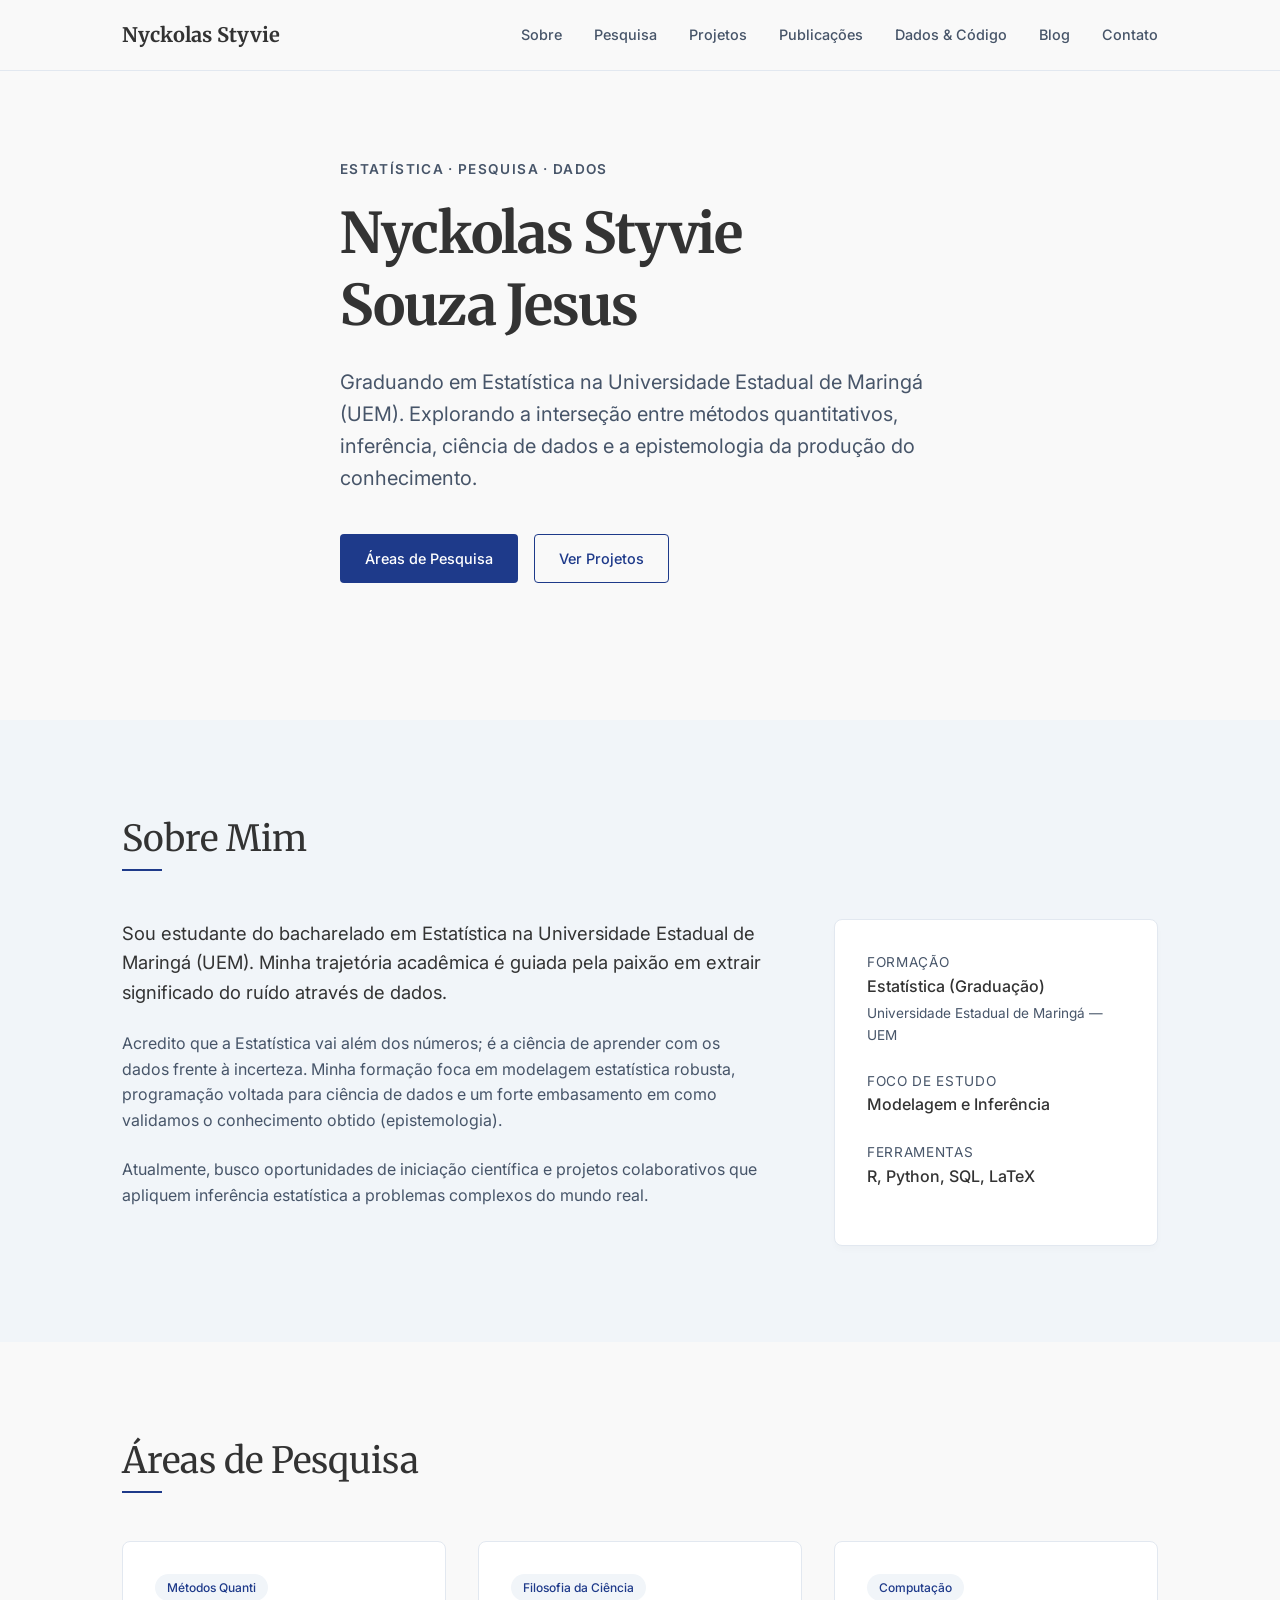
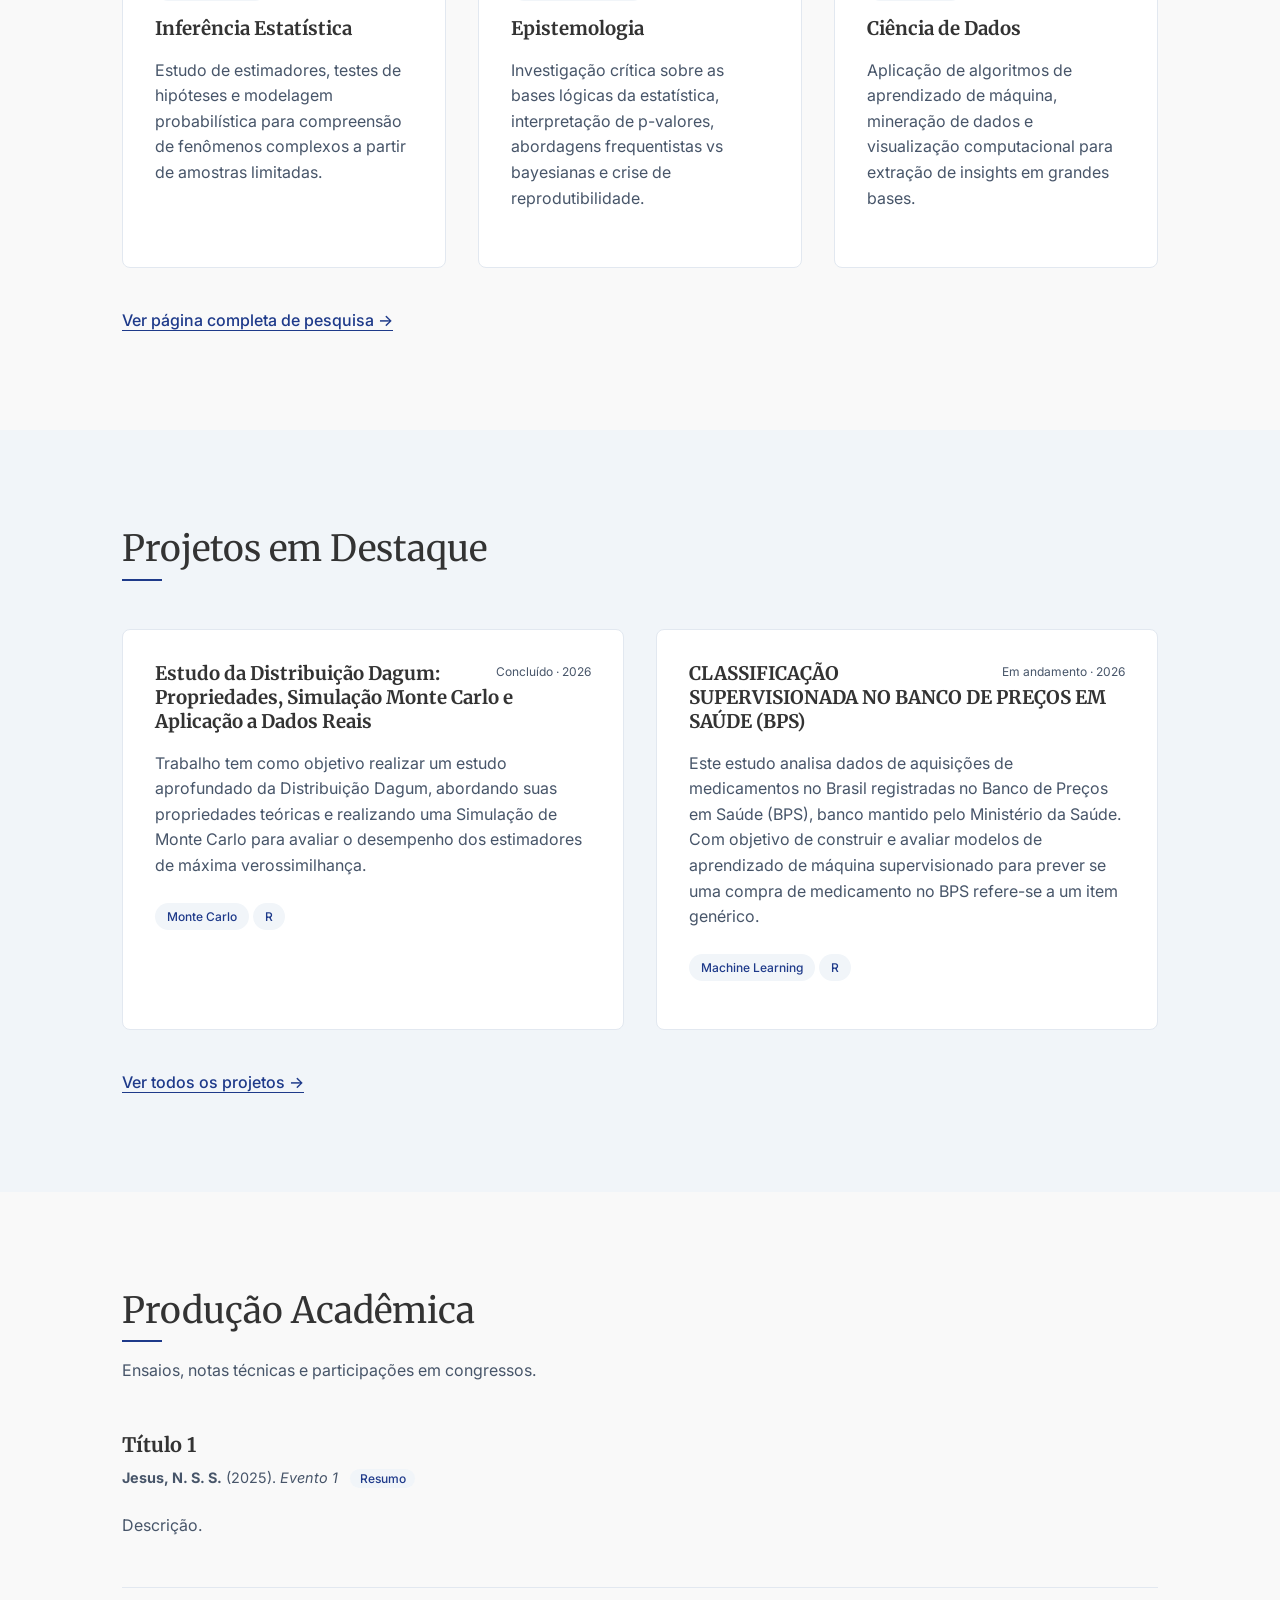
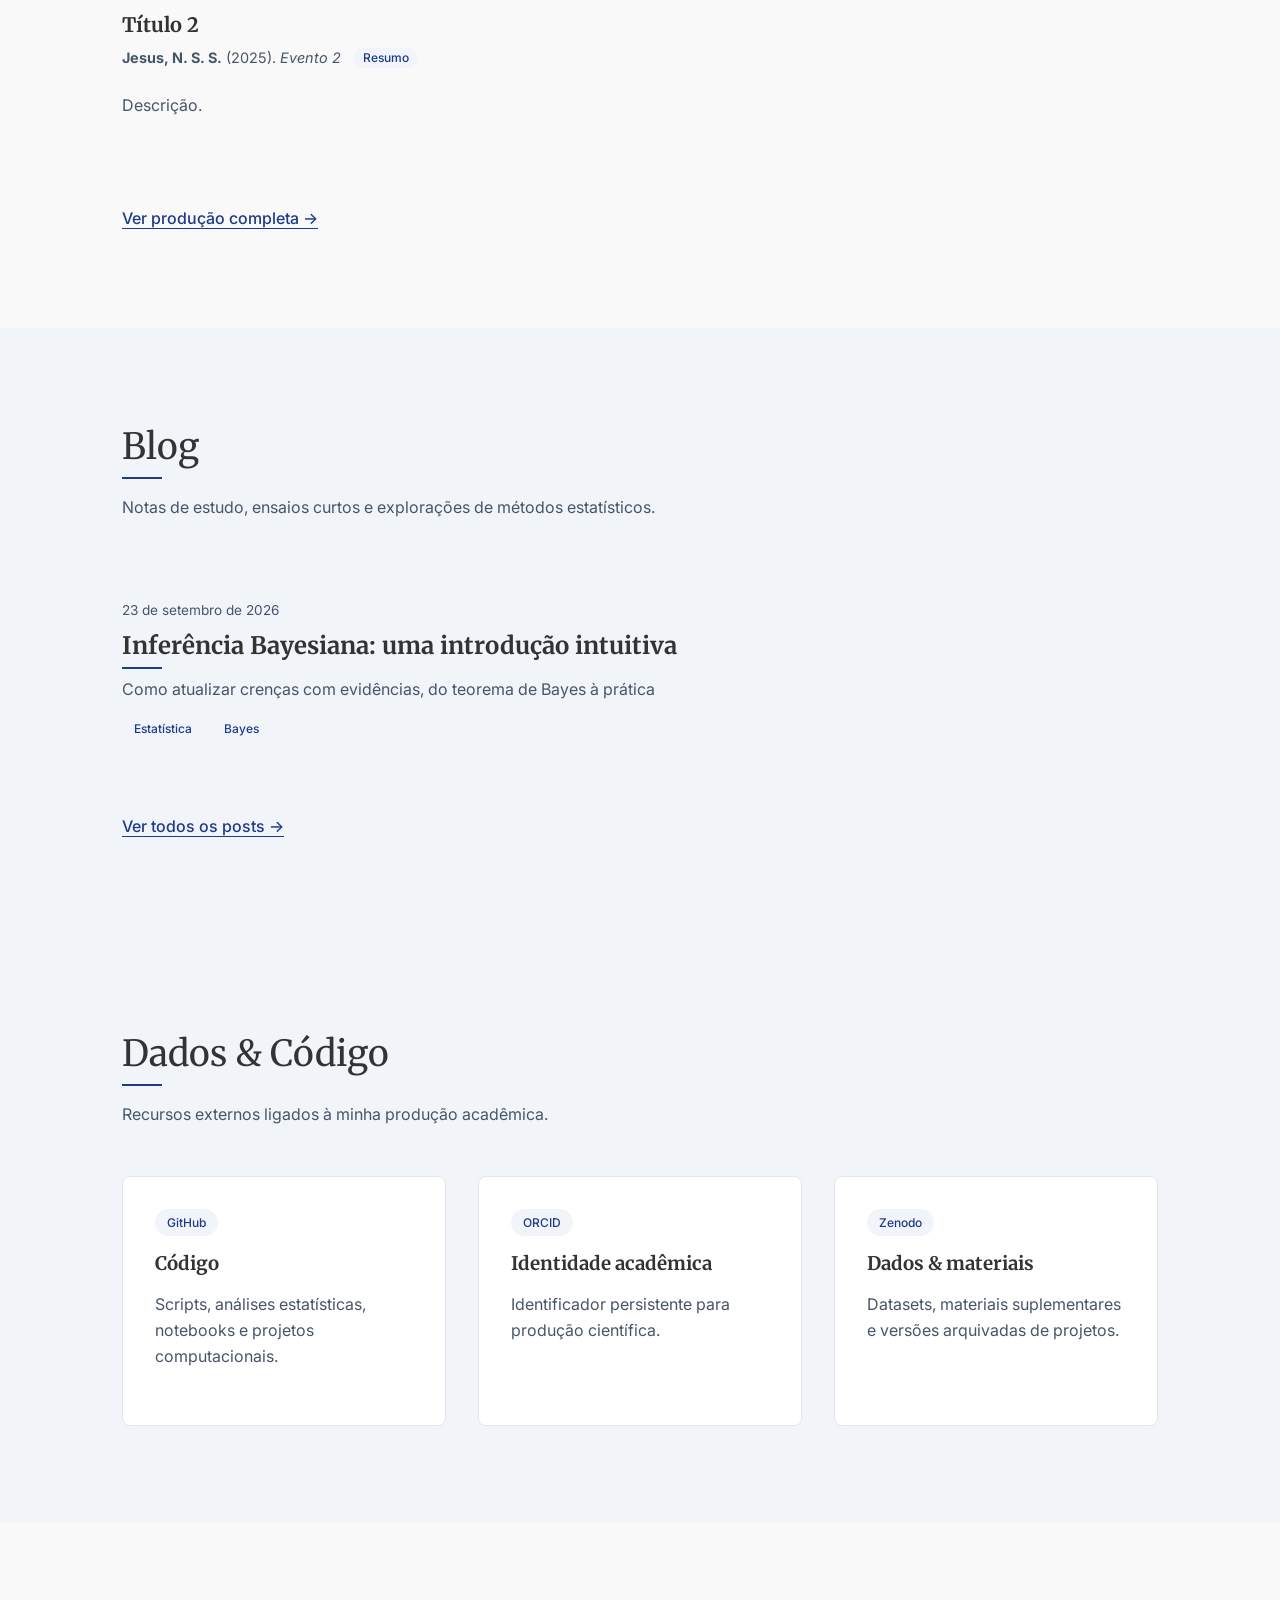
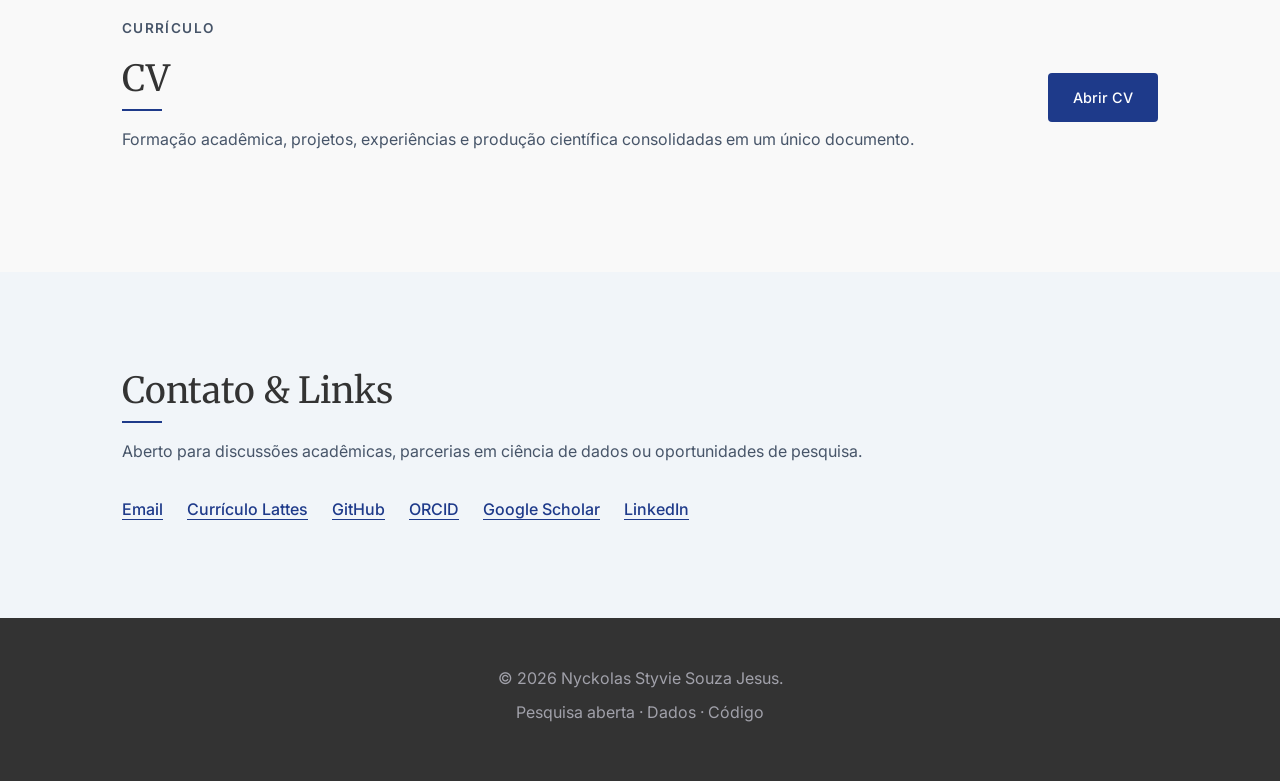
<file: index.html>
<!DOCTYPE html>
<html lang="pt-BR">
<head>
    <meta charset="UTF-8">
    <meta name="viewport" content="width=device-width, initial-scale=1.0">
    <meta name="description" content="Portfólio acadêmico de Nyckolas Styvie Souza Jesus — Estatística, pesquisa, dados e epistemologia.">
    <meta name="author" content="Nyckolas Styvie Souza Jesus">
    <title>Nyckolas Styvie — Pesquisa & Estatística</title>

    <link rel="preconnect" href="https://fonts.googleapis.com">
    <link rel="preconnect" href="https://fonts.gstatic.com" crossorigin>
    <link href="https://fonts.googleapis.com/css2?family=Inter:wght@300;400;500;600&family=Merriweather:ital,wght@0,300;0,400;0,700;1,300&display=swap" rel="stylesheet">

    <link rel="stylesheet" href="src/css/style.css">
    <link rel="stylesheet" href="src/css/responsive.css">
</head>
<body>

    <header class="header">
        <div class="container navbar">
            <a href="#inicio" class="logo">Nyckolas Styvie</a>

            <button class="menu-toggle" aria-label="Abrir menu" aria-expanded="false" id="mobile-menu-btn">
                ☰
            </button>

            <ul class="nav-links" id="nav-menu">
                <li><a href="#sobre">Sobre</a></li>
                <li><a href="#pesquisa">Pesquisa</a></li>
                <li><a href="#projetos">Projetos</a></li>
                <li><a href="#publicacoes">Publicações</a></li>
                <li><a href="#dados">Dados &amp; Código</a></li>
                <li><a href="blog/">Blog</a></li>
                <li><a href="#contato">Contato</a></li>
            </ul>
        </div>
    </header>

    <main>
        <!-- HERO -->
        <section id="inicio" class="hero">
            <div class="container">
                <p class="eyebrow">Estatística · Pesquisa · Dados</p>
                <h1>Nyckolas Styvie<br>Souza Jesus</h1>
                <p class="hero-desc">
                    Graduando em Estatística na Universidade Estadual de Maringá (UEM).
                    Explorando a interseção entre métodos quantitativos, inferência,
                    ciência de dados e a epistemologia da produção do conhecimento.
                </p>
                <div class="hero-links">
                    <a href="research/" class="btn btn-primary">Áreas de Pesquisa</a>
                    <a href="#projetos" class="btn btn-secondary">Ver Projetos</a>
                </div>
            </div>
        </section>

        <!-- SOBRE -->
        <section id="sobre" class="section section-alt">
            <div class="container">
                <h2>Sobre Mim</h2>

                <div class="about-grid">
                    <div>
                        <p class="lead">
                            Sou estudante do bacharelado em Estatística na Universidade
                            Estadual de Maringá (UEM). Minha trajetória acadêmica é guiada
                            pela paixão em extrair significado do ruído através de dados.
                        </p>
                        <p>
                            Acredito que a Estatística vai além dos números; é a ciência de
                            aprender com os dados frente à incerteza. Minha formação foca em
                            modelagem estatística robusta, programação voltada para ciência de
                            dados e um forte embasamento em como validamos o conhecimento
                            obtido (epistemologia).
                        </p>
                        <p>
                            Atualmente, busco oportunidades de iniciação científica e projetos
                            colaborativos que apliquem inferência estatística a problemas
                            complexos do mundo real.
                        </p>
                    </div>

                    <aside class="academic-facts">
                        <div>
                            <span>Formação</span>
                            <strong>Estatística (Graduação)</strong>
                            <p style="font-size: 0.85rem; margin-top:0.25rem;">Universidade Estadual de Maringá — UEM</p>
                        </div>
                        <div>
                            <span>Foco de Estudo</span>
                            <strong>Modelagem e Inferência</strong>
                        </div>
                        <div>
                            <span>Ferramentas</span>
                            <strong>R, Python, SQL, LaTeX</strong>
                        </div>
                    </aside>
                </div>
            </div>
        </section>

        <!-- PESQUISA -->
        <section id="pesquisa" class="section">
            <div class="container">
                <h2>Áreas de Pesquisa</h2>

                <div class="grid-cards">
                    <article class="card">
                        <span class="card-tag">Métodos Quanti</span>
                        <h3>Inferência Estatística</h3>
                        <p>
                            Estudo de estimadores, testes de hipóteses e modelagem
                            probabilística para compreensão de fenômenos complexos a
                            partir de amostras limitadas.
                        </p>
                    </article>

                    <article class="card">
                        <span class="card-tag">Filosofia da Ciência</span>
                        <h3>Epistemologia</h3>
                        <p>
                            Investigação crítica sobre as bases lógicas da estatística,
                            interpretação de p-valores, abordagens frequentistas vs
                            bayesianas e crise de reprodutibilidade.
                        </p>
                    </article>

                    <article class="card">
                        <span class="card-tag">Computação</span>
                        <h3>Ciência de Dados</h3>
                        <p>
                            Aplicação de algoritmos de aprendizado de máquina, mineração de
                            dados e visualização computacional para extração de insights em
                            grandes bases.
                        </p>
                    </article>
                </div>

                <div class="section-action">
                    <a href="research/" class="text-link">Ver página completa de pesquisa →</a>
                </div>
            </div>
        </section>

        <!-- PROJETOS -->
        <section id="projetos" class="section section-alt">
            <div class="container">
                <h2>Projetos em Destaque</h2>

                <div id="projects-container" class="grid-cards" data-limit="3"></div>

                <div class="section-action">
                    <a href="projects/" class="text-link">Ver todos os projetos →</a>
                </div>
            </div>
        </section>

        <!-- PUBLICAÇÕES -->
        <section id="publicacoes" class="section">
            <div class="container">
                <h2>Produção Acadêmica</h2>
                <p>Ensaios, notas técnicas e participações em congressos.</p>

                <div id="publications-container" class="pub-list" data-limit="5"></div>

                <div class="section-action">
                    <a href="publications/" class="text-link">Ver produção completa →</a>
                </div>
            </div>
        </section>


        <!-- BLOG -->
        <section id="blog" class="section section-alt">
            <div class="container">
                <h2>Blog</h2>
                <p>Notas de estudo, ensaios curtos e explorações de métodos estatísticos.</p>

                <div id="blog-container" class="post-list" data-limit="3"></div>

                <div class="section-action">
                    <a href="blog/" class="text-link">Ver todos os posts →</a>
                </div>
            </div>
        </section>

        <!-- DADOS & CÓDIGO -->
        <section id="dados" class="section section-alt">
            <div class="container">
                <h2>Dados &amp; Código</h2>
                <p>Recursos externos ligados à minha produção acadêmica.</p>

                <div class="code-grid">
                    <a href="https://github.com/" class="card" target="_blank" rel="noopener">
                        <span class="card-tag">GitHub</span>
                        <h3>Código</h3>
                        <p>
                            Scripts, análises estatísticas, notebooks e projetos
                            computacionais.
                        </p>
                    </a>

                    <a href="https://orcid.org/" class="card" target="_blank" rel="noopener">
                        <span class="card-tag">ORCID</span>
                        <h3>Identidade acadêmica</h3>
                        <p>
                            Identificador persistente para produção científica.
                        </p>
                    </a>

                    <a href="https://zenodo.org/" class="card" target="_blank" rel="noopener">
                        <span class="card-tag">Zenodo</span>
                        <h3>Dados &amp; materiais</h3>
                        <p>
                            Datasets, materiais suplementares e versões arquivadas
                            de projetos.
                        </p>
                    </a>
                </div>
            </div>
        </section>

        <!-- CV -->
        <section class="section">
            <div class="container cv-section">
                <div>
                    <p class="eyebrow">Currículo</p>
                    <h2>CV</h2>
                    <p>
                        Formação acadêmica, projetos, experiências e produção
                        científica consolidadas em um único documento.
                    </p>
                </div>
                <a href="src/documents/cv.pdf" class="btn btn-primary" target="_blank">Abrir CV</a>
            </div>
        </section>

        <!-- CONTATO -->
        <section id="contato" class="section section-alt">
            <div class="container">
                <h2>Contato &amp; Links</h2>
                <p>Aberto para discussões acadêmicas, parcerias em ciência de dados ou oportunidades de pesquisa.</p>

                <div class="contact-links">
                    <a href="mailto:SEU_EMAIL_AQUI">Email</a>
                    <a href="https://lattes.cnpq.br/" target="_blank" rel="noopener">Currículo Lattes</a>
                    <a href="https://github.com/" target="_blank" rel="noopener">GitHub</a>
                    <a href="https://orcid.org/" target="_blank" rel="noopener">ORCID</a>
                    <a href="https://scholar.google.com/" target="_blank" rel="noopener">Google Scholar</a>
                    <a href="https://www.linkedin.com/" target="_blank" rel="noopener">LinkedIn</a>
                </div>
            </div>
        </section>
    </main>

    <footer class="footer">
        <div class="container">
            <p>&copy; <span id="current-year"></span> Nyckolas Styvie Souza Jesus.</p>
            <p>Pesquisa aberta · Dados · Código</p>
        </div>
    </footer>

    <script src="src/js/main.js"></script>
    <script src="src/js/projects.js"></script>
    <script src="src/js/publications.js"></script>
    <script src="src/js/blog.js"></script>
</body>
</html>
</file>
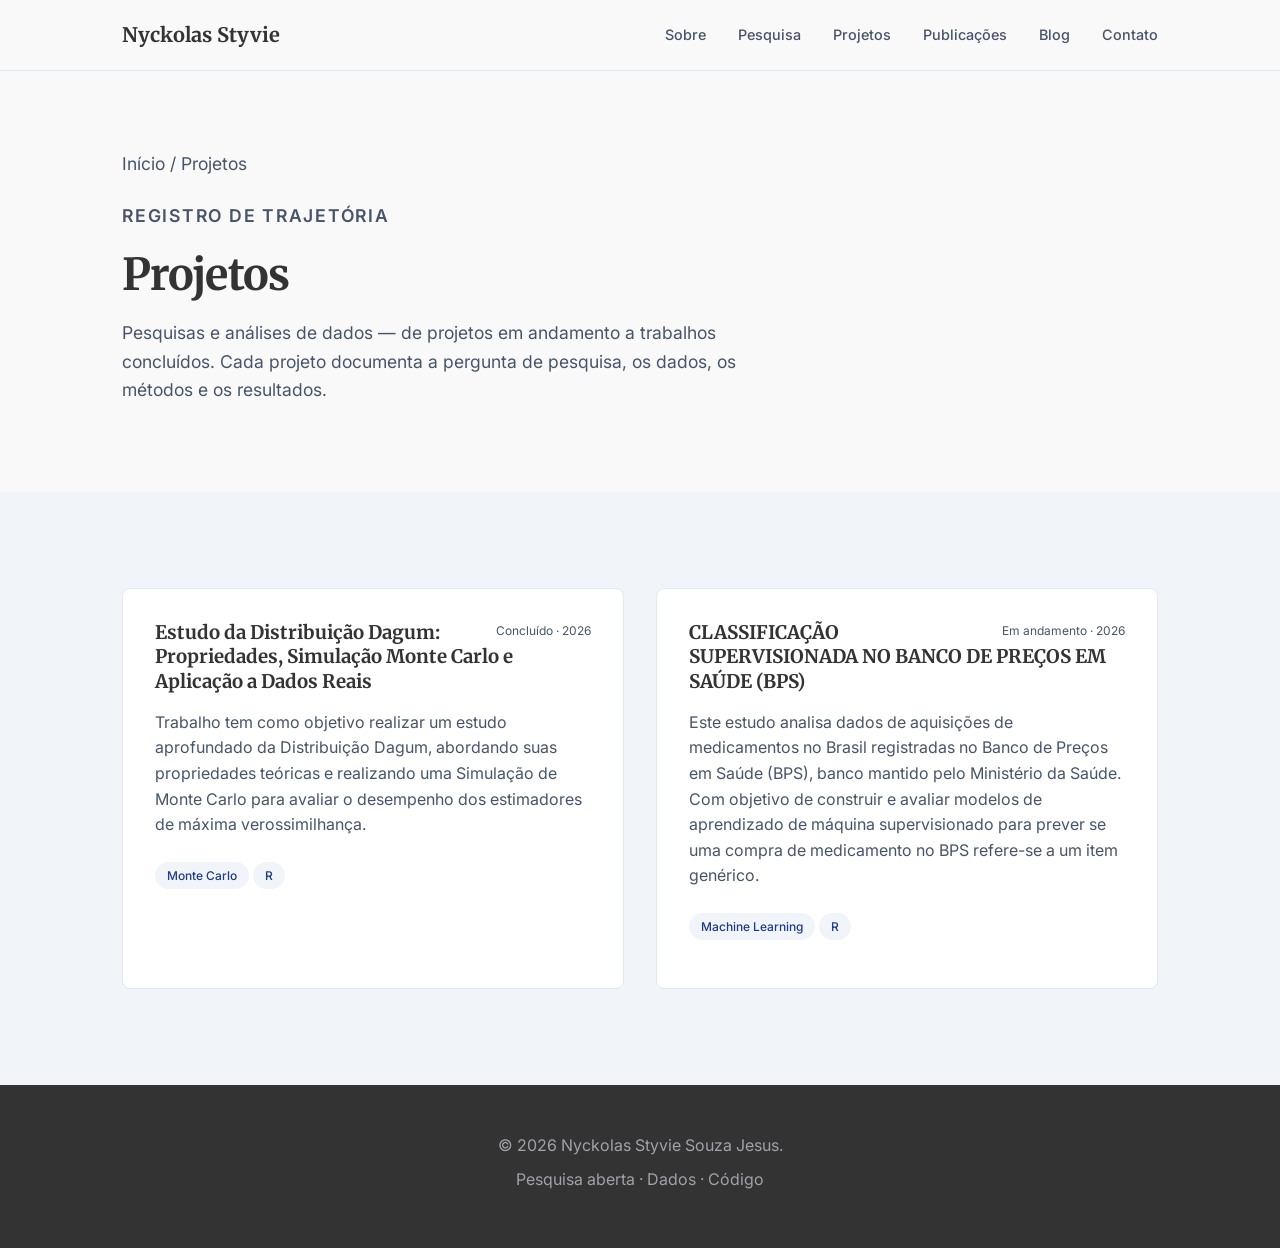
<file: projects/index.html>
<!DOCTYPE html>
<html lang="pt-BR">
<head>
    <meta charset="UTF-8">
    <meta name="viewport" content="width=device-width, initial-scale=1.0">
    <meta name="description" content="Todos os projetos de pesquisa e análise de dados de Nyckolas Styvie Souza Jesus.">
    <meta name="author" content="Nyckolas Styvie Souza Jesus">
    <title>Projetos — Nyckolas Styvie</title>

    <link rel="preconnect" href="https://fonts.googleapis.com">
    <link rel="preconnect" href="https://fonts.gstatic.com" crossorigin>
    <link href="https://fonts.googleapis.com/css2?family=Inter:wght@300;400;500;600&family=Merriweather:ital,wght@0,300;0,400;0,700;1,300&display=swap" rel="stylesheet">

    <link rel="stylesheet" href="../src/css/style.css">
    <link rel="stylesheet" href="../src/css/responsive.css">
</head>
<body>

    <header class="header">
        <div class="container navbar">
            <a href="../index.html" class="logo">Nyckolas Styvie</a>

            <button class="menu-toggle" aria-label="Abrir menu" aria-expanded="false" id="mobile-menu-btn">
                ☰
            </button>

            <ul class="nav-links" id="nav-menu">
                <li><a href="../index.html#sobre">Sobre</a></li>
                <li><a href="../research/">Pesquisa</a></li>
                <li><a href="./">Projetos</a></li>
                <li><a href="../publications/">Publicações</a></li>
                <li><a href="../blog/">Blog</a></li>
                <li><a href="../index.html#contato">Contato</a></li>
            </ul>
        </div>
    </header>

    <main>
        <section class="page-hero">
            <div class="container">
                <p class="breadcrumb"><a href="../index.html">Início</a> / Projetos</p>
                <p class="eyebrow">Registro de trajetória</p>
                <h1>Projetos</h1>
                <p>
                    Pesquisas e análises de dados — de projetos em andamento a trabalhos
                    concluídos. Cada projeto documenta a pergunta de pesquisa, os dados,
                    os métodos e os resultados.
                </p>
            </div>
        </section>

        <section class="section section-alt" style="padding-top: 3rem;">
            <div class="container">
                <div id="projects-container" class="grid-cards" data-base="../"></div>
            </div>
        </section>
    </main>

    <footer class="footer">
        <div class="container">
            <p>&copy; <span id="current-year"></span> Nyckolas Styvie Souza Jesus.</p>
            <p>Pesquisa aberta · Dados · Código</p>
        </div>
    </footer>

    <script src="../src/js/main.js"></script>
    <script src="../src/js/projects.js"></script>
</body>
</html>
</file>
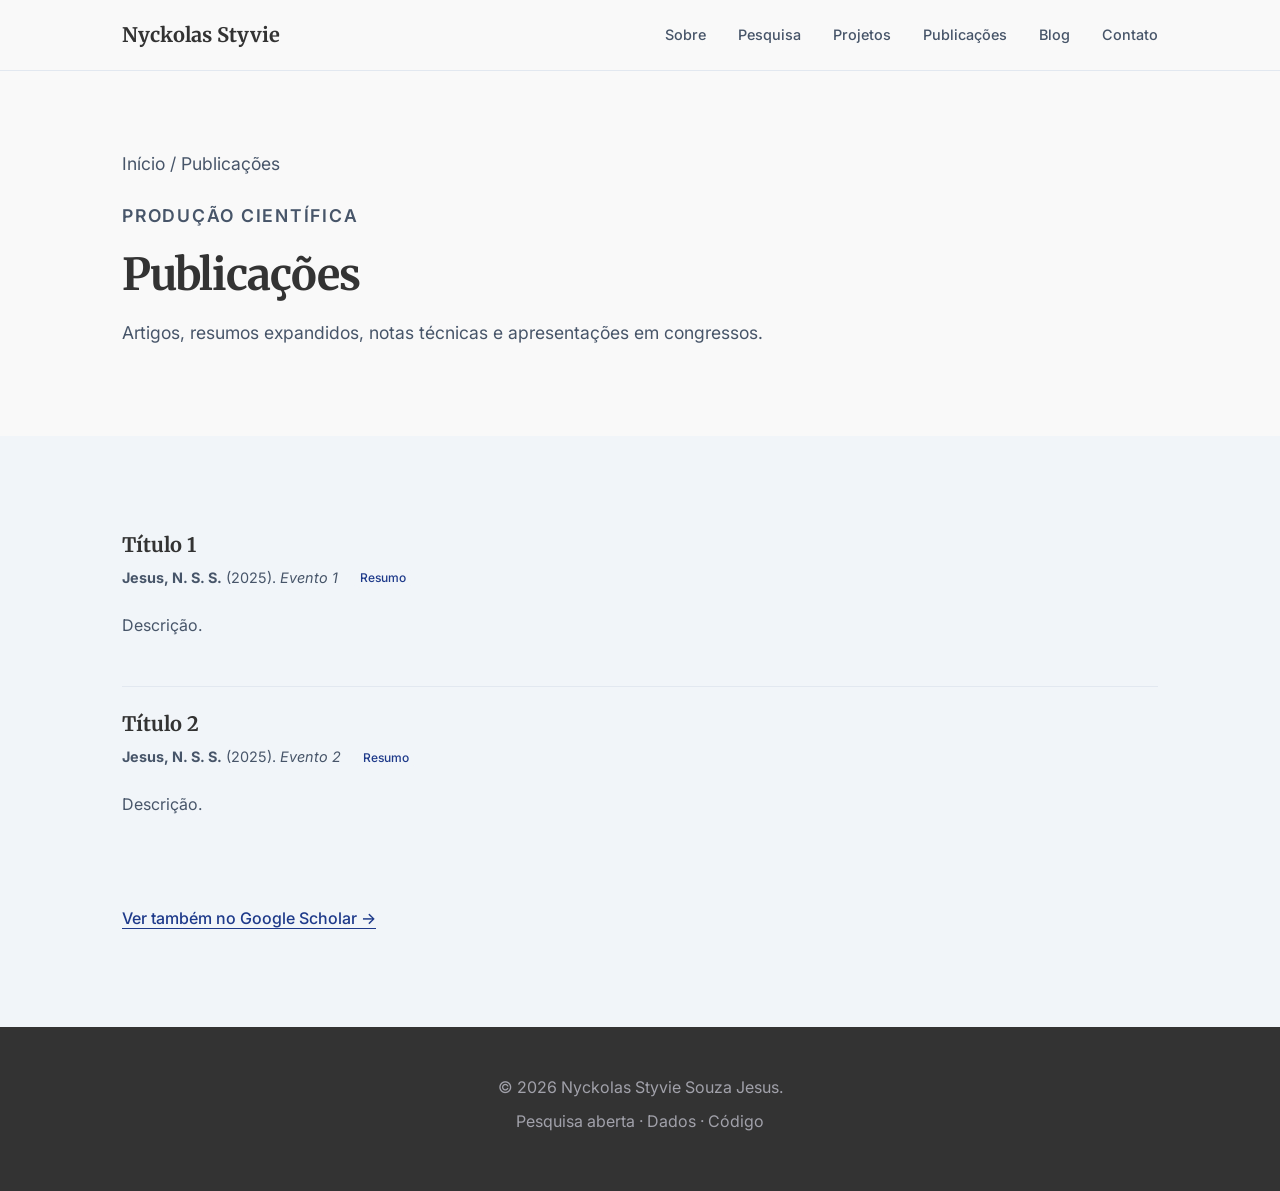
<file: publications/index.html>
<!DOCTYPE html>
<html lang="pt-BR">
<head>
    <meta charset="UTF-8">
    <meta name="viewport" content="width=device-width, initial-scale=1.0">
    <meta name="description" content="Produção acadêmica completa de Nyckolas Styvie Souza Jesus.">
    <meta name="author" content="Nyckolas Styvie Souza Jesus">
    <title>Publicações — Nyckolas Styvie</title>

    <link rel="preconnect" href="https://fonts.googleapis.com">
    <link rel="preconnect" href="https://fonts.gstatic.com" crossorigin>
    <link href="https://fonts.googleapis.com/css2?family=Inter:wght@300;400;500;600&family=Merriweather:ital,wght@0,300;0,400;0,700;1,300&display=swap" rel="stylesheet">

    <link rel="stylesheet" href="../src/css/style.css">
    <link rel="stylesheet" href="../src/css/responsive.css">
</head>
<body>

    <header class="header">
        <div class="container navbar">
            <a href="../index.html" class="logo">Nyckolas Styvie</a>

            <button class="menu-toggle" aria-label="Abrir menu" aria-expanded="false" id="mobile-menu-btn">
                ☰
            </button>

            <ul class="nav-links" id="nav-menu">
                <li><a href="../index.html#sobre">Sobre</a></li>
                <li><a href="../research/">Pesquisa</a></li>
                <li><a href="../projects/">Projetos</a></li>
                <li><a href="./">Publicações</a></li>
                <li><a href="../blog/">Blog</a></li>
                <li><a href="../index.html#contato">Contato</a></li>
            </ul>
        </div>
    </header>

    <main>
        <section class="page-hero">
            <div class="container">
                <p class="breadcrumb"><a href="../index.html">Início</a> / Publicações</p>
                <p class="eyebrow">Produção científica</p>
                <h1>Publicações</h1>
                <p>
                    Artigos, resumos expandidos, notas técnicas e apresentações em
                    congressos.
                </p>
            </div>
        </section>

        <section class="section section-alt" style="padding-top: 3rem;">
            <div class="container">
                <div id="publications-container" class="pub-list" data-base="../"></div>

                <div class="section-action">
                    <a href="https://scholar.google.com/" class="text-link" target="_blank" rel="noopener">
                        Ver também no Google Scholar →
                    </a>
                </div>
            </div>
        </section>
    </main>

    <footer class="footer">
        <div class="container">
            <p>&copy; <span id="current-year"></span> Nyckolas Styvie Souza Jesus.</p>
            <p>Pesquisa aberta · Dados · Código</p>
        </div>
    </footer>

    <script src="../src/js/main.js"></script>
    <script src="../src/js/publications.js"></script>
</body>
</html>
</file>
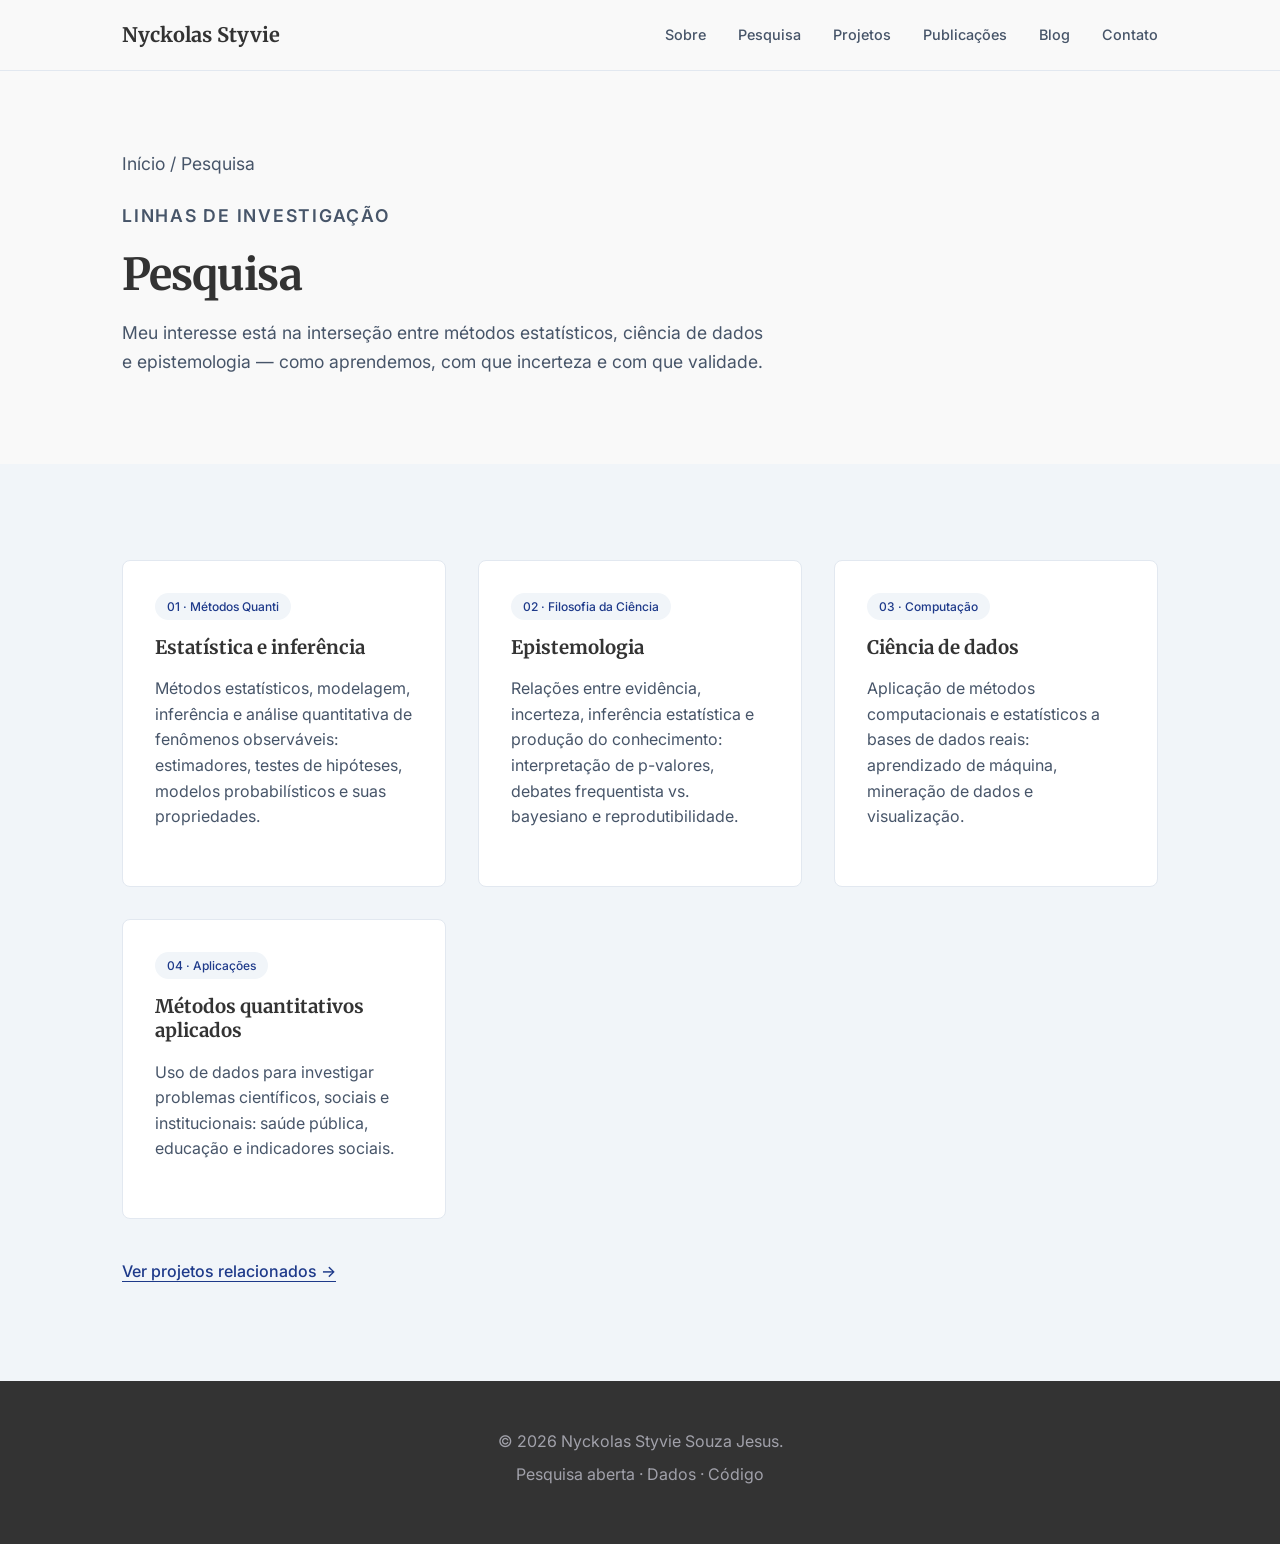
<file: research/index.html>
<!DOCTYPE html>
<html lang="pt-BR">
<head>
    <meta charset="UTF-8">
    <meta name="viewport" content="width=device-width, initial-scale=1.0">
    <meta name="description" content="Áreas de pesquisa de Nyckolas Styvie Souza Jesus — estatística, inferência, epistemologia e ciência de dados.">
    <meta name="author" content="Nyckolas Styvie Souza Jesus">
    <title>Pesquisa — Nyckolas Styvie</title>

    <link rel="preconnect" href="https://fonts.googleapis.com">
    <link rel="preconnect" href="https://fonts.gstatic.com" crossorigin>
    <link href="https://fonts.googleapis.com/css2?family=Inter:wght@300;400;500;600&family=Merriweather:ital,wght@0,300;0,400;0,700;1,300&display=swap" rel="stylesheet">

    <link rel="stylesheet" href="../src/css/style.css">
    <link rel="stylesheet" href="../src/css/responsive.css">
</head>
<body>

    <header class="header">
        <div class="container navbar">
            <a href="../index.html" class="logo">Nyckolas Styvie</a>

            <button class="menu-toggle" aria-label="Abrir menu" aria-expanded="false" id="mobile-menu-btn">
                ☰
            </button>

            <ul class="nav-links" id="nav-menu">
                <li><a href="../index.html#sobre">Sobre</a></li>
                <li><a href="./">Pesquisa</a></li>
                <li><a href="../projects/">Projetos</a></li>
                <li><a href="../publications/">Publicações</a></li>
                <li><a href="../blog/">Blog</a></li>
                <li><a href="../index.html#contato">Contato</a></li>
            </ul>
        </div>
    </header>

    <main>
        <section class="page-hero">
            <div class="container">
                <p class="breadcrumb"><a href="../index.html">Início</a> / Pesquisa</p>
                <p class="eyebrow">Linhas de investigação</p>
                <h1>Pesquisa</h1>
                <p>
                    Meu interesse está na interseção entre métodos estatísticos,
                    ciência de dados e epistemologia — como aprendemos, com que
                    incerteza e com que validade.
                </p>
            </div>
        </section>

        <section class="section section-alt" style="padding-top: 3rem;">
            <div class="container">
                <div class="grid-cards">
                    <article class="card">
                        <span class="card-tag">01 · Métodos Quanti</span>
                        <h3>Estatística e inferência</h3>
                        <p>
                            Métodos estatísticos, modelagem, inferência e análise
                            quantitativa de fenômenos observáveis: estimadores, testes
                            de hipóteses, modelos probabilísticos e suas propriedades.
                        </p>
                    </article>

                    <article class="card">
                        <span class="card-tag">02 · Filosofia da Ciência</span>
                        <h3>Epistemologia</h3>
                        <p>
                            Relações entre evidência, incerteza, inferência estatística e
                            produção do conhecimento: interpretação de p-valores, debates
                            frequentista vs. bayesiano e reprodutibilidade.
                        </p>
                    </article>

                    <article class="card">
                        <span class="card-tag">03 · Computação</span>
                        <h3>Ciência de dados</h3>
                        <p>
                            Aplicação de métodos computacionais e estatísticos a bases de
                            dados reais: aprendizado de máquina, mineração de dados e
                            visualização.
                        </p>
                    </article>

                    <article class="card">
                        <span class="card-tag">04 · Aplicações</span>
                        <h3>Métodos quantitativos aplicados</h3>
                        <p>
                            Uso de dados para investigar problemas científicos, sociais e
                            institucionais: saúde pública, educação e indicadores sociais.
                        </p>
                    </article>
                </div>

                <div class="section-action">
                    <a href="../projects/" class="text-link">Ver projetos relacionados →</a>
                </div>
            </div>
        </section>
    </main>

    <footer class="footer">
        <div class="container">
            <p>&copy; <span id="current-year"></span> Nyckolas Styvie Souza Jesus.</p>
            <p>Pesquisa aberta · Dados · Código</p>
        </div>
    </footer>

    <script src="../src/js/main.js"></script>
</body>
</html>
</file>
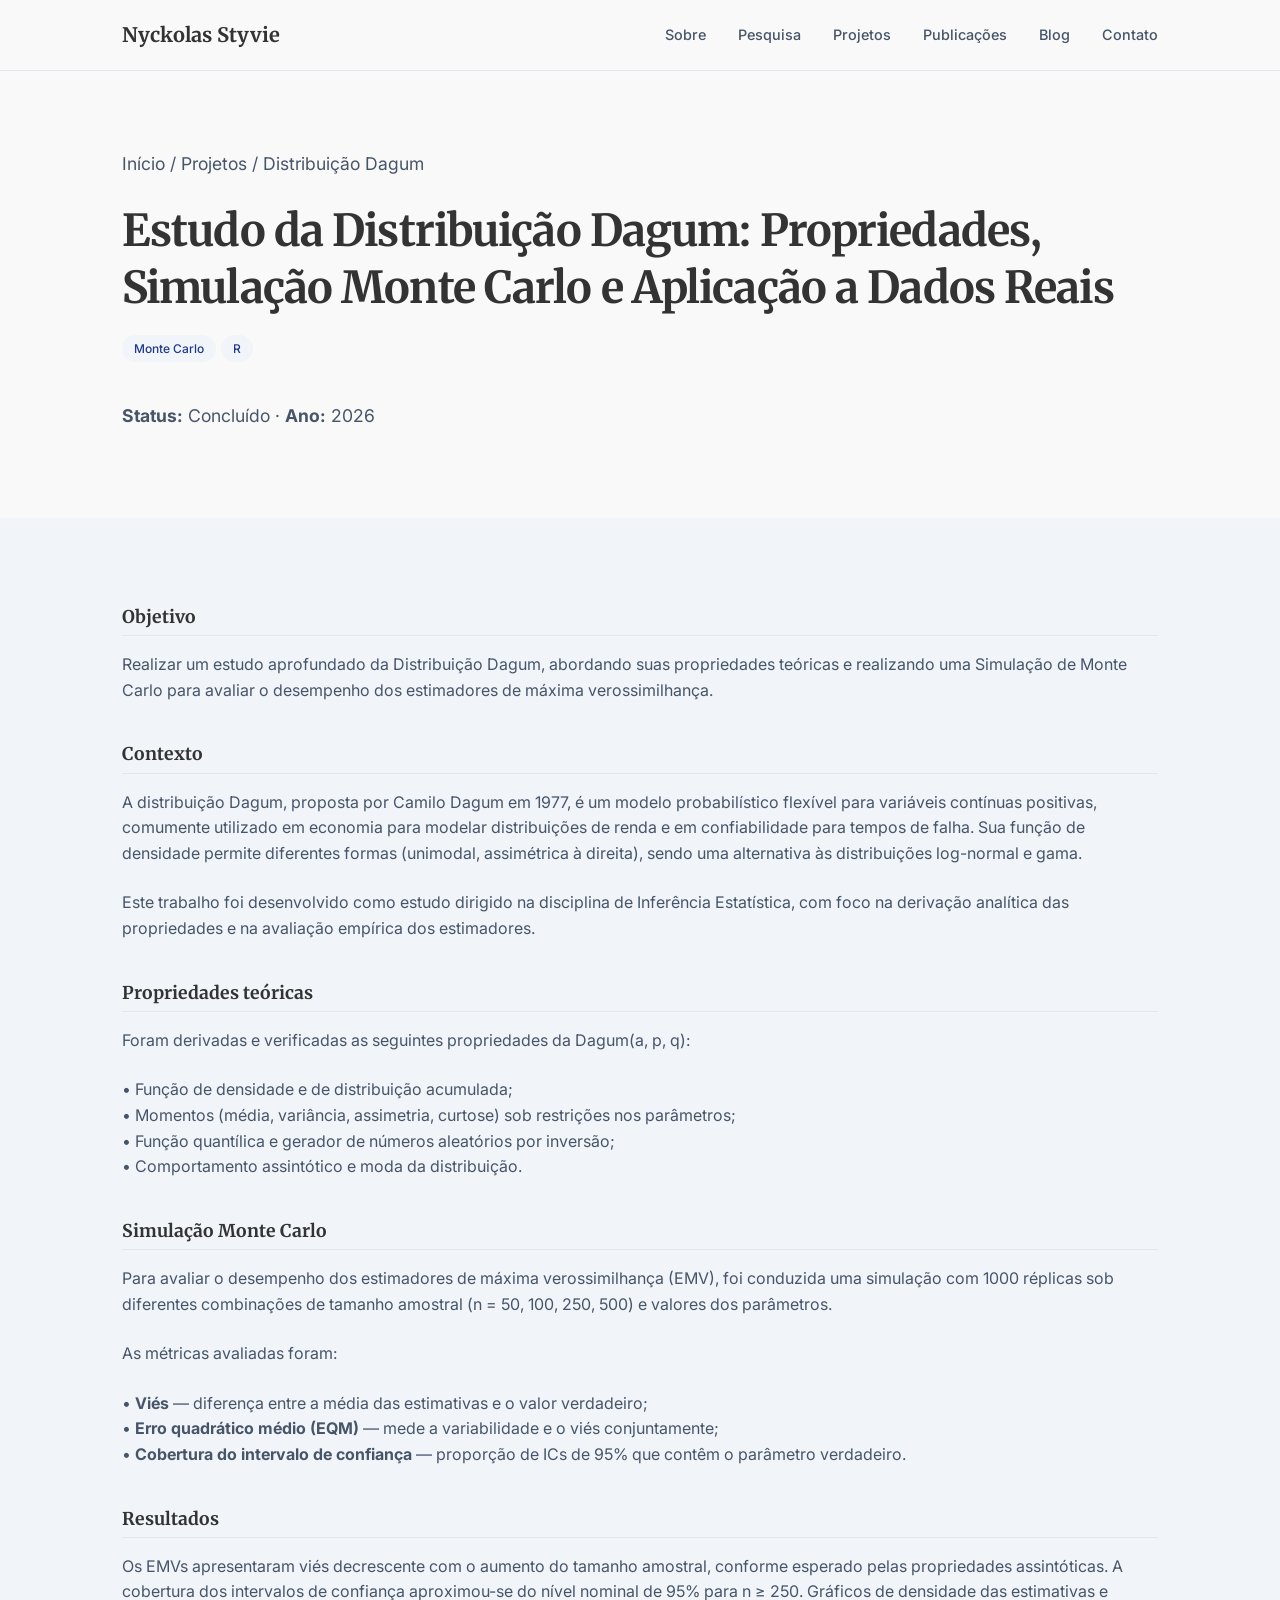
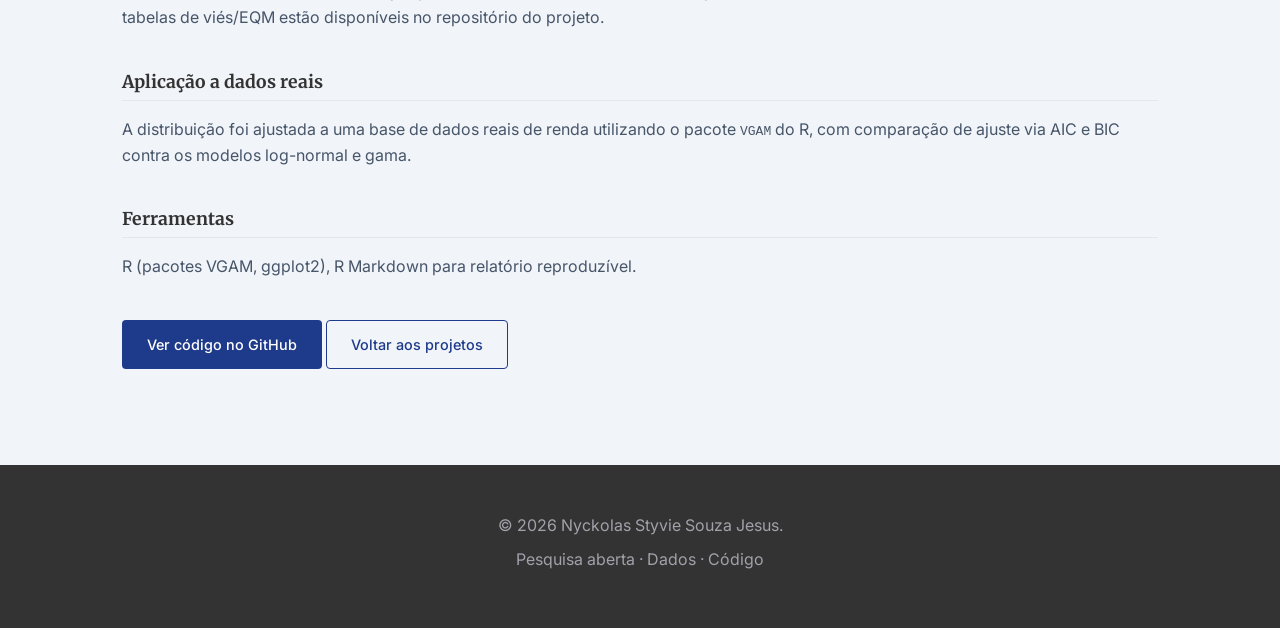
<file: projects/projeto-01/index.html>
<!DOCTYPE html>
<html lang="pt-BR">
<head>
    <meta charset="UTF-8">
    <meta name="viewport" content="width=device-width, initial-scale=1.0">
    <meta name="description" content="Estudo da Distribuição Dagum: propriedades, simulação Monte Carlo e aplicação a dados reais.">
    <meta name="author" content="Nyckolas Styvie Souza Jesus">
    <title>Estudo da Distribuição Dagum — Projeto</title>

    <link rel="preconnect" href="https://fonts.googleapis.com">
    <link rel="preconnect" href="https://fonts.gstatic.com" crossorigin>
    <link href="https://fonts.googleapis.com/css2?family=Inter:wght@300;400;500;600&family=Merriweather:ital,wght@0,300;0,400;0,700;1,300&display=swap" rel="stylesheet">

    <link rel="stylesheet" href="../../src/css/style.css">
    <link rel="stylesheet" href="../../src/css/responsive.css">
</head>
<body>

    <header class="header">
        <div class="container navbar">
            <a href="../../index.html" class="logo">Nyckolas Styvie</a>

            <button class="menu-toggle" aria-label="Abrir menu" aria-expanded="false" id="mobile-menu-btn">
                ☰
            </button>

            <ul class="nav-links" id="nav-menu">
                <li><a href="../../index.html#sobre">Sobre</a></li>
                <li><a href="../../research/">Pesquisa</a></li>
                <li><a href="../">Projetos</a></li>
                <li><a href="../../publications/">Publicações</a></li>
                <li><a href="../../blog/">Blog</a></li>
                <li><a href="../../index.html#contato">Contato</a></li>
            </ul>
        </div>
    </header>

    <main>
        <section class="page-hero">
            <div class="container">
                <p class="breadcrumb">
                    <a href="../../index.html">Início</a> /
                    <a href="../">Projetos</a> /
                    Distribuição Dagum
                </p>
                <h1>Estudo da Distribuição Dagum: Propriedades, Simulação Monte Carlo e Aplicação a Dados Reais</h1>
                <p>
                    <span class="card-tag">Monte Carlo</span>
                    <span class="card-tag">R</span>
                </p>
                <p>
                    <strong>Status:</strong> Concluído · <strong>Ano:</strong> 2026
                </p>
            </div>
        </section>

        <section class="section section-alt" style="padding-top: 3rem;">
            <div class="container project-detail">

                <h3>Objetivo</h3>
                <p>
                    Realizar um estudo aprofundado da Distribuição Dagum, abordando suas
                    propriedades teóricas e realizando uma Simulação de Monte Carlo para
                    avaliar o desempenho dos estimadores de máxima verossimilhança.
                </p>

                <h3>Contexto</h3>
                <p>
                    A distribuição Dagum, proposta por Camilo Dagum em 1977, é um modelo
                    probabilístico flexível para variáveis contínuas positivas, comumente
                    utilizado em economia para modelar distribuições de renda e em
                    confiabilidade para tempos de falha. Sua função de densidade permite
                    diferentes formas (unimodal, assimétrica à direita), sendo uma
                    alternativa às distribuições log-normal e gama.
                </p>
                <p>
                    Este trabalho foi desenvolvido como estudo dirigido na disciplina de
                    Inferência Estatística, com foco na derivação analítica das
                    propriedades e na avaliação empírica dos estimadores.
                </p>

                <h3>Propriedades teóricas</h3>
                <p>
                    Foram derivadas e verificadas as seguintes propriedades da Dagum(a, p, q):
                </p>
                <p>
                    &bull; Função de densidade e de distribuição acumulada;<br>
                    &bull; Momentos (média, variância, assimetria, curtose) sob
                    restrições nos parâmetros;<br>
                    &bull; Função quantílica e gerador de números aleatórios por
                    inversão;<br>
                    &bull; Comportamento assintótico e moda da distribuição.
                </p>

                <h3>Simulação Monte Carlo</h3>
                <p>
                    Para avaliar o desempenho dos estimadores de máxima verossimilhança
                    (EMV), foi conduzida uma simulação com 1000 réplicas sob diferentes
                    combinações de tamanho amostral (n = 50, 100, 250, 500) e valores
                    dos parâmetros.
                </p>
                <p>
                    As métricas avaliadas foram:
                </p>
                <p>
                    &bull; <strong>Viés</strong> — diferença entre a média das estimativas e o valor verdadeiro;<br>
                    &bull; <strong>Erro quadrático médio (EQM)</strong> — mede a variabilidade e o viés conjuntamente;<br>
                    &bull; <strong>Cobertura do intervalo de confiança</strong> — proporção de ICs de 95% que contêm o parâmetro verdadeiro.
                </p>

                <h3>Resultados</h3>
                <p>
                    Os EMVs apresentaram viés decrescente com o aumento do tamanho
                    amostral, conforme esperado pelas propriedades assintóticas. A
                    cobertura dos intervalos de confiança aproximou-se do nível nominal
                    de 95% para n ≥ 250. Gráficos de densidade das estimativas e tabelas
                    de viés/EQM estão disponíveis no repositório do projeto.
                </p>

                <h3>Aplicação a dados reais</h3>
                <p>
                    A distribuição foi ajustada a uma base de dados reais de renda
                    utilizando o pacote <code>VGAM</code> do R, com comparação de
                    ajuste via AIC e BIC contra os modelos log-normal e gama.
                </p>

                <h3>Ferramentas</h3>
                <p>
                    R (pacotes VGAM, ggplot2), R Markdown para relatório reproduzível.
                </p>

                <a href="https://github.com/" class="btn btn-primary" target="_blank" rel="noopener">Ver código no GitHub</a>
                <a href="../" class="btn btn-secondary">Voltar aos projetos</a>
            </div>
        </section>
    </main>

    <footer class="footer">
        <div class="container">
            <p>&copy; <span id="current-year"></span> Nyckolas Styvie Souza Jesus.</p>
            <p>Pesquisa aberta · Dados · Código</p>
        </div>
    </footer>

    <script src="../../src/js/main.js"></script>
</body>
</html>
</file>
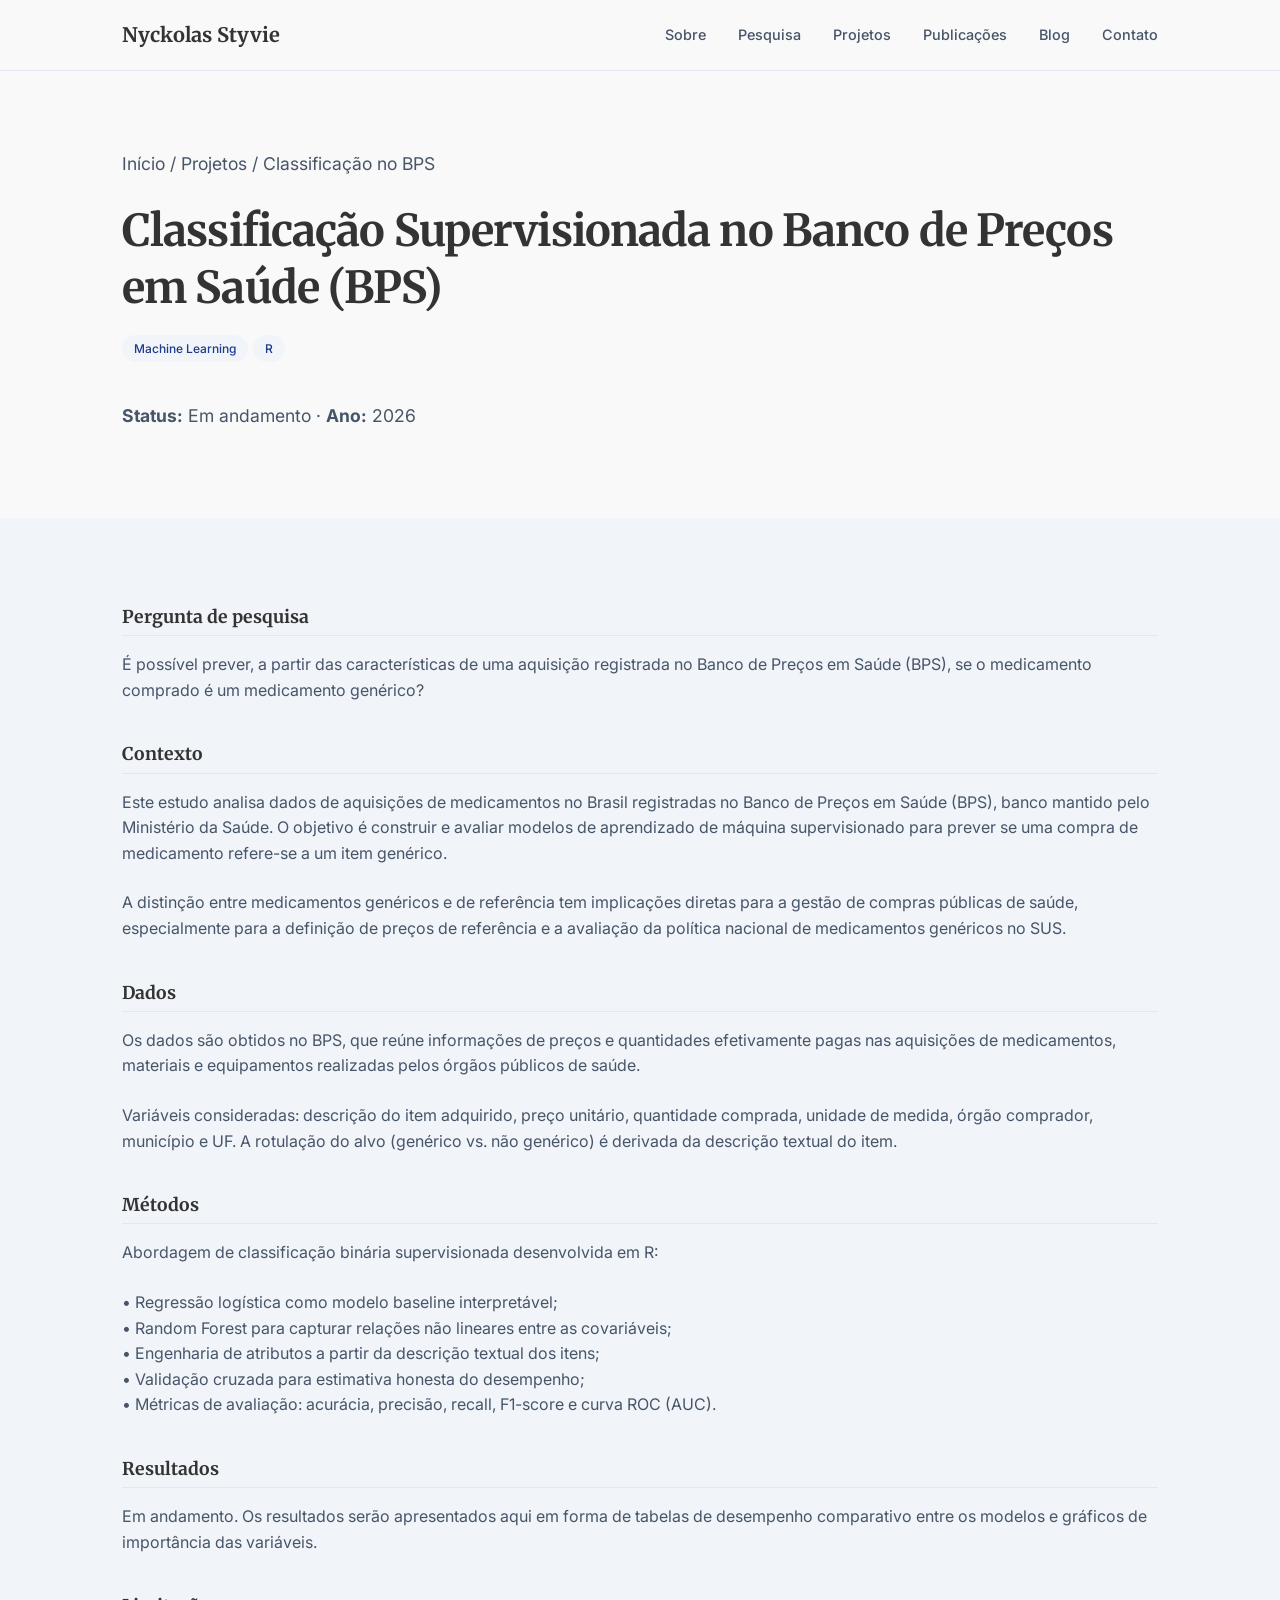
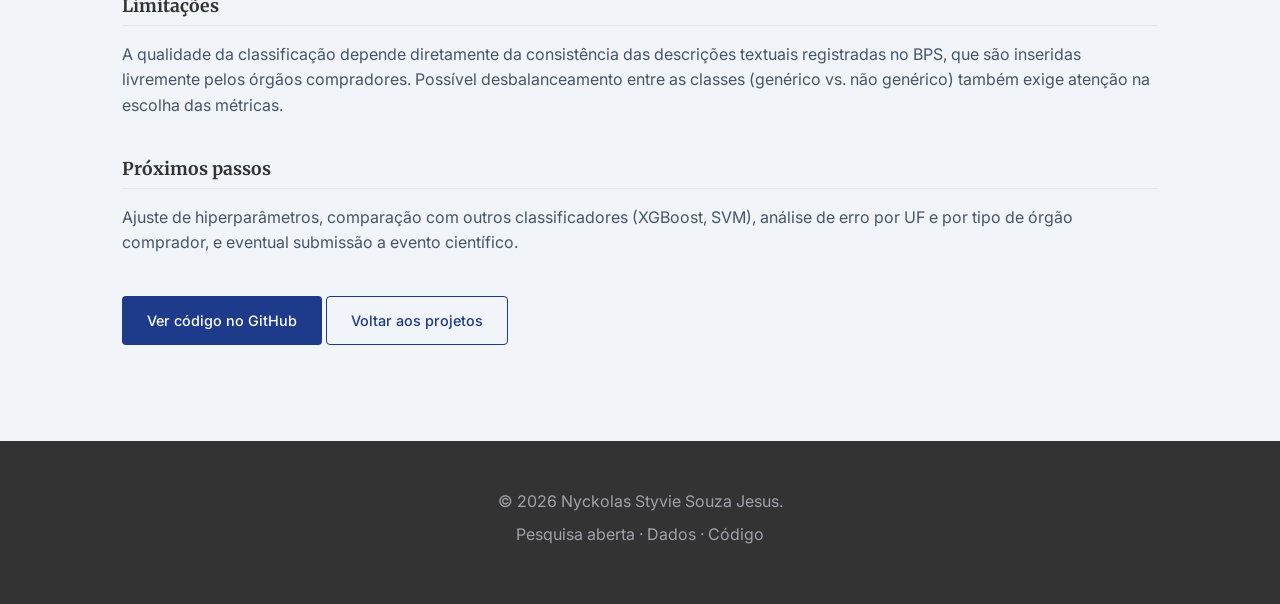
<file: projects/projeto-02/index.html>
<!DOCTYPE html>
<html lang="pt-BR">
<head>
    <meta charset="UTF-8">
    <meta name="viewport" content="width=device-width, initial-scale=1.0">
    <meta name="description" content="Classificação supervisionada no Banco de Preços em Saúde (BPS) — previsão de medicamentos genéricos.">
    <meta name="author" content="Nyckolas Styvie Souza Jesus">
    <title>Classificação Supervisionada no BPS — Projeto</title>

    <link rel="preconnect" href="https://fonts.googleapis.com">
    <link rel="preconnect" href="https://fonts.gstatic.com" crossorigin>
    <link href="https://fonts.googleapis.com/css2?family=Inter:wght@300;400;500;600&family=Merriweather:ital,wght@0,300;0,400;0,700;1,300&display=swap" rel="stylesheet">

    <link rel="stylesheet" href="../../src/css/style.css">
    <link rel="stylesheet" href="../../src/css/responsive.css">
</head>
<body>

    <header class="header">
        <div class="container navbar">
            <a href="../../index.html" class="logo">Nyckolas Styvie</a>

            <button class="menu-toggle" aria-label="Abrir menu" aria-expanded="false" id="mobile-menu-btn">
                ☰
            </button>

            <ul class="nav-links" id="nav-menu">
                <li><a href="../../index.html#sobre">Sobre</a></li>
                <li><a href="../../research/">Pesquisa</a></li>
                <li><a href="../">Projetos</a></li>
                <li><a href="../../publications/">Publicações</a></li>
                <li><a href="../../blog/">Blog</a></li>
                <li><a href="../../index.html#contato">Contato</a></li>
            </ul>
        </div>
    </header>

    <main>
        <section class="page-hero">
            <div class="container">
                <p class="breadcrumb">
                    <a href="../../index.html">Início</a> /
                    <a href="../">Projetos</a> /
                    Classificação no BPS
                </p>
                <h1>Classificação Supervisionada no Banco de Preços em Saúde (BPS)</h1>
                <p>
                    <span class="card-tag">Machine Learning</span>
                    <span class="card-tag">R</span>
                </p>
                <p>
                    <strong>Status:</strong> Em andamento · <strong>Ano:</strong> 2026
                </p>
            </div>
        </section>

        <section class="section section-alt" style="padding-top: 3rem;">
            <div class="container project-detail">

                <h3>Pergunta de pesquisa</h3>
                <p>
                    É possível prever, a partir das características de uma aquisição
                    registrada no Banco de Preços em Saúde (BPS), se o medicamento
                    comprado é um medicamento genérico?
                </p>

                <h3>Contexto</h3>
                <p>
                    Este estudo analisa dados de aquisições de medicamentos no Brasil
                    registradas no Banco de Preços em Saúde (BPS), banco mantido pelo
                    Ministério da Saúde. O objetivo é construir e avaliar modelos de
                    aprendizado de máquina supervisionado para prever se uma compra de
                    medicamento refere-se a um item genérico.
                </p>
                <p>
                    A distinção entre medicamentos genéricos e de referência tem
                    implicações diretas para a gestão de compras públicas de saúde,
                    especialmente para a definição de preços de referência e a
                    avaliação da política nacional de medicamentos genéricos no SUS.
                </p>

                <h3>Dados</h3>
                <p>
                    Os dados são obtidos no BPS, que reúne informações de preços e
                    quantidades efetivamente pagas nas aquisições de medicamentos,
                    materiais e equipamentos realizadas pelos órgãos públicos de saúde.
                </p>
                <p>
                    Variáveis consideradas: descrição do item adquirido, preço unitário,
                    quantidade comprada, unidade de medida, órgão comprador, município e
                    UF. A rotulação do alvo (genérico vs. não genérico) é derivada da
                    descrição textual do item.
                </p>

                <h3>Métodos</h3>
                <p>
                    Abordagem de classificação binária supervisionada desenvolvida em R:
                </p>
                <p>
                    &bull; Regressão logística como modelo baseline interpretável;<br>
                    &bull; Random Forest para capturar relações não lineares entre as
                    covariáveis;<br>
                    &bull; Engenharia de atributos a partir da descrição textual dos itens;<br>
                    &bull; Validação cruzada para estimativa honesta do desempenho;<br>
                    &bull; Métricas de avaliação: acurácia, precisão, recall, F1-score
                    e curva ROC (AUC).
                </p>

                <h3>Resultados</h3>
                <p>
                    Em andamento. Os resultados serão apresentados aqui em forma de
                    tabelas de desempenho comparativo entre os modelos e gráficos de
                    importância das variáveis.
                </p>

                <h3>Limitações</h3>
                <p>
                    A qualidade da classificação depende diretamente da consistência
                    das descrições textuais registradas no BPS, que são inseridas
                    livremente pelos órgãos compradores. Possível desbalanceamento
                    entre as classes (genérico vs. não genérico) também exige atenção
                    na escolha das métricas.
                </p>

                <h3>Próximos passos</h3>
                <p>
                    Ajuste de hiperparâmetros, comparação com outros classificadores
                    (XGBoost, SVM), análise de erro por UF e por tipo de órgão
                    comprador, e eventual submissão a evento científico.
                </p>

                <a href="https://github.com/" class="btn btn-primary" target="_blank" rel="noopener">Ver código no GitHub</a>
                <a href="../" class="btn btn-secondary">Voltar aos projetos</a>
            </div>
        </section>
    </main>

    <footer class="footer">
        <div class="container">
            <p>&copy; <span id="current-year"></span> Nyckolas Styvie Souza Jesus.</p>
            <p>Pesquisa aberta · Dados · Código</p>
        </div>
    </footer>

    <script src="../../src/js/main.js"></script>
</body>
</html>
</file>
<file: src/css/style.css>
:root {
    --color-bg: #F9F9F9;
    --color-bg-alt: #F1F5F9;
    --color-text: #333333;
    --color-text-light: #475569;
    --color-accent: #1E3A8A;
    --color-accent-hover: #1e40af;
    --color-border: #E2E8F0;

    --font-heading: 'Merriweather', serif;
    --font-body: 'Inter', sans-serif;

    --transition: all 0.3s ease;
}

* { margin: 0; padding: 0; box-sizing: border-box; }

html { scroll-behavior: smooth; }

body {
    font-family: var(--font-body);
    background-color: var(--color-bg);
    color: var(--color-text);
    line-height: 1.6;
    -webkit-font-smoothing: antialiased;
}

h1, h2, h3, h4, h5, h6 {
    font-family: var(--font-heading);
    color: var(--color-text);
    margin-bottom: 1rem;
    line-height: 1.3;
}

h1 { font-size: 3.5rem; font-weight: 700; letter-spacing: -0.02em; }
h2 { font-size: 2.25rem; font-weight: 400; position: relative; padding-bottom: 0.5rem; }
h2::after {
    content: '';
    position: absolute;
    left: 0; bottom: 0;
    width: 40px; height: 2px;
    background-color: var(--color-accent);
}

p { margin-bottom: 1.5rem; color: var(--color-text-light); }

a { color: var(--color-accent); text-decoration: none; transition: var(--transition); }
a:hover { color: var(--color-accent-hover); }

.container { max-width: 1100px; margin: 0 auto; padding: 0 2rem; }

.section { padding: 6rem 0; }
.section-alt { background-color: var(--color-bg-alt); }

.lead { font-size: 1.15rem; color: var(--color-text); }

.btn {
    display: inline-block;
    padding: 0.75rem 1.5rem;
    font-family: var(--font-body);
    font-weight: 500;
    font-size: 0.9rem;
    border-radius: 4px;
    cursor: pointer;
    transition: var(--transition);
    border: 1px solid transparent;
}
.btn-primary { background-color: var(--color-accent); color: #fff; }
.btn-primary:hover { background-color: var(--color-accent-hover); color: #fff; transform: translateY(-2px); }
.btn-secondary { background-color: transparent; color: var(--color-accent); border-color: var(--color-accent); }
.btn-secondary:hover { background-color: var(--color-accent); color: #fff; }

.hero-links { display: flex; gap: 1rem; flex-wrap: wrap; }

.text-link { font-weight: 500; text-decoration: underline; text-underline-offset: 4px; }
.section-action { margin-top: 2.5rem; }

/* ---------- Header ---------- */
.header {
    position: fixed;
    top: 0; left: 0;
    width: 100%;
    background-color: rgba(249, 249, 249, 0.95);
    backdrop-filter: blur(8px);
    border-bottom: 1px solid var(--color-border);
    z-index: 1000;
    transition: var(--transition);
}
.navbar { display: flex; justify-content: space-between; align-items: center; height: 70px; }
.logo { font-family: var(--font-heading); font-weight: 700; font-size: 1.25rem; color: var(--color-text); }
.nav-links { display: flex; list-style: none; gap: 2rem; }
.nav-links a { font-size: 0.9rem; font-weight: 500; color: var(--color-text-light); }
.nav-links a:hover { color: var(--color-accent); }
.menu-toggle {
    display: none;
    background: none;
    border: none;
    font-size: 1.5rem;
    cursor: pointer;
    color: var(--color-text);
}

/* ---------- Hero ---------- */
.hero {
    padding-top: 150px;
    padding-bottom: 8rem;
    min-height: 80vh;
    display: flex;
    align-items: center;
}
.eyebrow {
    font-size: 0.85rem;
    font-weight: 600;
    letter-spacing: 0.1em;
    color: var(--color-text-light);
    text-transform: uppercase;
    margin-bottom: 1rem;
}
.hero-desc { font-size: 1.25rem; max-width: 600px; margin-top: 1.5rem; margin-bottom: 2.5rem; }

/* ---------- Sobre ---------- */
.about-grid { display: grid; grid-template-columns: 2fr 1fr; gap: 4rem; margin-top: 3rem; }
.academic-facts {
    background-color: #fff;
    padding: 2rem;
    border-radius: 8px;
    border: 1px solid var(--color-border);
    box-shadow: 0 4px 6px rgba(0,0,0,0.02);
}
.academic-facts div { margin-bottom: 1.5rem; }
.academic-facts span {
    display: block;
    font-size: 0.85rem;
    color: var(--color-text-light);
    text-transform: uppercase;
    letter-spacing: 0.05em;
}
.academic-facts strong { font-weight: 500; color: var(--color-text); }

/* ---------- Cards ---------- */
.grid-cards {
    display: grid;
    grid-template-columns: repeat(auto-fit, minmax(300px, 1fr));
    gap: 2rem;
    margin-top: 3rem;
}
.card {
    background: #fff;
    border: 1px solid var(--color-border);
    padding: 2rem;
    border-radius: 8px;
    transition: var(--transition);
    display: block;
    color: inherit;
}
.card:hover {
    box-shadow: 0 10px 15px -3px rgba(0, 0, 0, 0.05);
    transform: translateY(-4px);
    color: inherit;
}
.card-tag {
    font-size: 0.75rem;
    background-color: var(--color-bg-alt);
    color: var(--color-accent);
    padding: 0.25rem 0.75rem;
    border-radius: 99px;
    display: inline-block;
    margin-bottom: 1rem;
    font-weight: 500;
}
.card-status { float: right; font-size: 0.75rem; color: var(--color-text-light); }

/* ---------- Publicações ---------- */
.pub-list { margin-top: 3rem; display: flex; flex-direction: column; gap: 1.5rem; }
.pub-item { padding-bottom: 1.5rem; border-bottom: 1px solid var(--color-border); }
.pub-item:last-child { border-bottom: none; }
.pub-title { font-family: var(--font-heading); font-size: 1.25rem; color: var(--color-text); margin-bottom: 0.5rem; }
.pub-meta { font-size: 0.9rem; color: var(--color-text-light); }
.pub-type {
    font-size: 0.75rem;
    background-color: var(--color-bg-alt);
    color: var(--color-accent);
    padding: 0.15rem 0.6rem;
    border-radius: 99px;
    font-weight: 500;
    margin-left: 0.5rem;
    white-space: nowrap;
}
.pub-link { font-size: 0.9rem; font-weight: 500; }

/* ---------- Dados & Código / CV ---------- */
.code-grid { display: grid; grid-template-columns: repeat(auto-fit, minmax(280px, 1fr)); gap: 2rem; margin-top: 3rem; }
.cv-section {
    display: flex;
    justify-content: space-between;
    align-items: center;
    gap: 3rem;
    flex-wrap: wrap;
}
.cv-section h2 { margin-top: 0.5rem; }

/* ---------- Contato ---------- */
.contact-links { display: flex; gap: 1.5rem; flex-wrap: wrap; margin-top: 2rem; }
.contact-links a { font-weight: 500; text-decoration: underline; text-underline-offset: 4px; }

/* ---------- Subpáginas internas ---------- */
.page-hero { padding: 150px 0 4rem; }
.page-hero h1 { font-size: 2.75rem; }
.page-hero p { max-width: 650px; font-size: 1.1rem; }

.project-detail h3 {
    font-size: 1.1rem;
    margin-top: 2.5rem;
    padding-bottom: 0.4rem;
    border-bottom: 1px solid var(--color-border);
}
.project-detail .btn { margin-top: 1rem; }

.breadcrumb { font-size: 0.85rem; color: var(--color-text-light); margin-bottom: 1.5rem; }
.breadcrumb a { color: var(--color-text-light); }
.breadcrumb a:hover { color: var(--color-accent); }

/* ---------- Footer ---------- */
.footer { background-color: var(--color-text); color: #fff; padding: 3rem 0; text-align: center; margin-top: 0; }
.footer p { color: #a1a1aa; margin-bottom: 0.5rem; }

/* ---------- BLOG ---------- */

/* Índice do blog */
.post-list {
    margin-top: 3rem;
    display: flex;
    flex-direction: column;
    gap: 0;
}

.post-entry {
    padding: 2rem 0;
    border-bottom: 1px solid var(--color-border);
    display: block;
    color: inherit;
}

.post-entry:hover {
    color: inherit;
}

.post-entry:last-child {
    border-bottom: none;
}

.post-entry-date {
    font-size: 0.85rem;
    color: var(--color-text-light);
    font-family: var(--font-body);
    margin-bottom: 0.5rem;
}

.post-entry-title {
    font-family: var(--font-heading);
    font-size: 1.5rem;
    font-weight: 700;
    color: var(--color-text);
    margin-bottom: 0.5rem;
    line-height: 1.3;
}

.post-entry:hover .post-entry-title {
    color: var(--color-accent);
}

.post-entry-subtitle {
    font-size: 1rem;
    color: var(--color-text-light);
    margin-bottom: 0;
}

/* Página individual de post */
.post-page .header {
    position: static;
    border-bottom: 1px solid var(--color-border);
}

.post-header {
    padding: 4rem 0 3rem;
    border-bottom: 1px solid var(--color-border);
    margin-bottom: 3rem;
}

.post-header .post-categories {
    margin-bottom: 1rem;
}

.post-header h1 {
    font-size: 2.5rem;
    margin-bottom: 0.75rem;
    letter-spacing: -0.01em;
}

.post-header .post-subtitle {
    font-size: 1.25rem;
    color: var(--color-text-light);
    font-weight: 300;
    margin-bottom: 1.5rem;
}

.post-meta {
    font-size: 0.9rem;
    color: var(--color-text-light);
}

.post-meta .post-author {
    font-weight: 500;
    color: var(--color-text);
}

/* Corpo do post — margem estreita centralizada, estilo Quarto */
.post-body {
    max-width: 720px;
    margin: 0 auto;
    padding: 0 2rem 5rem;
    font-size: 1.1rem;
    line-height: 1.8;
}

.post-body p {
    margin-bottom: 1.5rem;
    color: var(--color-text);
}

.post-body h2 {
    font-size: 1.75rem;
    margin-top: 3rem;
    margin-bottom: 1rem;
}

.post-body h3 {
    font-size: 1.35rem;
    margin-top: 2.5rem;
    margin-bottom: 0.75rem;
}

.post-body ul, .post-body ol {
    margin-bottom: 1.5rem;
    padding-left: 1.5rem;
    color: var(--color-text);
}

.post-body li {
    margin-bottom: 0.5rem;
}

.post-body blockquote {
    border-left: 3px solid var(--color-accent);
    padding-left: 1.5rem;
    margin: 2rem 0;
    font-style: italic;
    color: var(--color-text-light);
}

.post-body pre {
    background: var(--color-bg-alt);
    border: 1px solid var(--color-border);
    border-radius: 6px;
    padding: 1.25rem;
    overflow-x: auto;
    margin-bottom: 1.5rem;
    font-size: 0.9rem;
    line-height: 1.6;
}

.post-body code {
    font-family: 'SF Mono', Monaco, 'Cascadia Code', monospace;
    font-size: 0.9em;
    background: var(--color-bg-alt);
    padding: 0.15em 0.4em;
    border-radius: 3px;
}

.post-body pre code {
    background: none;
    padding: 0;
}

.post-body img {
    max-width: 100%;
    border-radius: 6px;
    margin: 2rem 0;
}

.post-body figure {
    margin: 2rem 0;
    text-align: center;
}

.post-body figcaption {
    font-size: 0.85rem;
    color: var(--color-text-light);
    margin-top: 0.75rem;
}

/* Navegação entre posts */
.post-nav {
    max-width: 720px;
    margin: 0 auto;
    padding: 2rem 2rem 4rem;
    display: flex;
    justify-content: space-between;
    gap: 2rem;
    border-top: 1px solid var(--color-border);
}

.post-nav a {
    font-size: 0.9rem;
    color: var(--color-text-light);
    max-width: 45%;
}

.post-nav a:hover {
    color: var(--color-accent);
}

.post-nav .nav-next {
    text-align: right;
    margin-left: auto;
}

.post-nav .nav-label {
    display: block;
    font-size: 0.75rem;
    text-transform: uppercase;
    letter-spacing: 0.05em;
    margin-bottom: 0.25rem;
}

/* Categorias/tags no cabeçalho */
.post-categories {
    display: flex;
    gap: 0.5rem;
    flex-wrap: wrap;
}

.post-category {
    font-size: 0.75rem;
    background-color: var(--color-bg-alt);
    color: var(--color-accent);
    padding: 0.25rem 0.75rem;
    border-radius: 99px;
    font-weight: 500;
}

@media (max-width: 768px) {
    .post-header h1 { font-size: 1.75rem; }
    .post-body { font-size: 1rem; padding: 0 1.5rem 4rem; }
    .post-nav { flex-direction: column; padding: 1.5rem; }
    .post-nav a { max-width: 100%; }
}
</file>
<file: src/css/responsive.css>
@media (max-width: 768px) {
    h1 { font-size: 2.5rem; }
    h2 { font-size: 1.75rem; }
    .about-grid { grid-template-columns: 1fr; gap: 2rem; }
    .cv-section { flex-direction: column; align-items: flex-start; }
    .section { padding: 4rem 0; }

    .nav-links {
        display: none;
        position: absolute;
        top: 70px;
        left: 0;
        width: 100%;
        background: rgba(249, 249, 249, 0.98);
        flex-direction: column;
        padding: 2rem;
        text-align: center;
        box-shadow: 0 4px 6px rgba(0,0,0,0.05);
    }
    .nav-links.active { display: flex; }
    .menu-toggle { display: block; }
}
</file>
